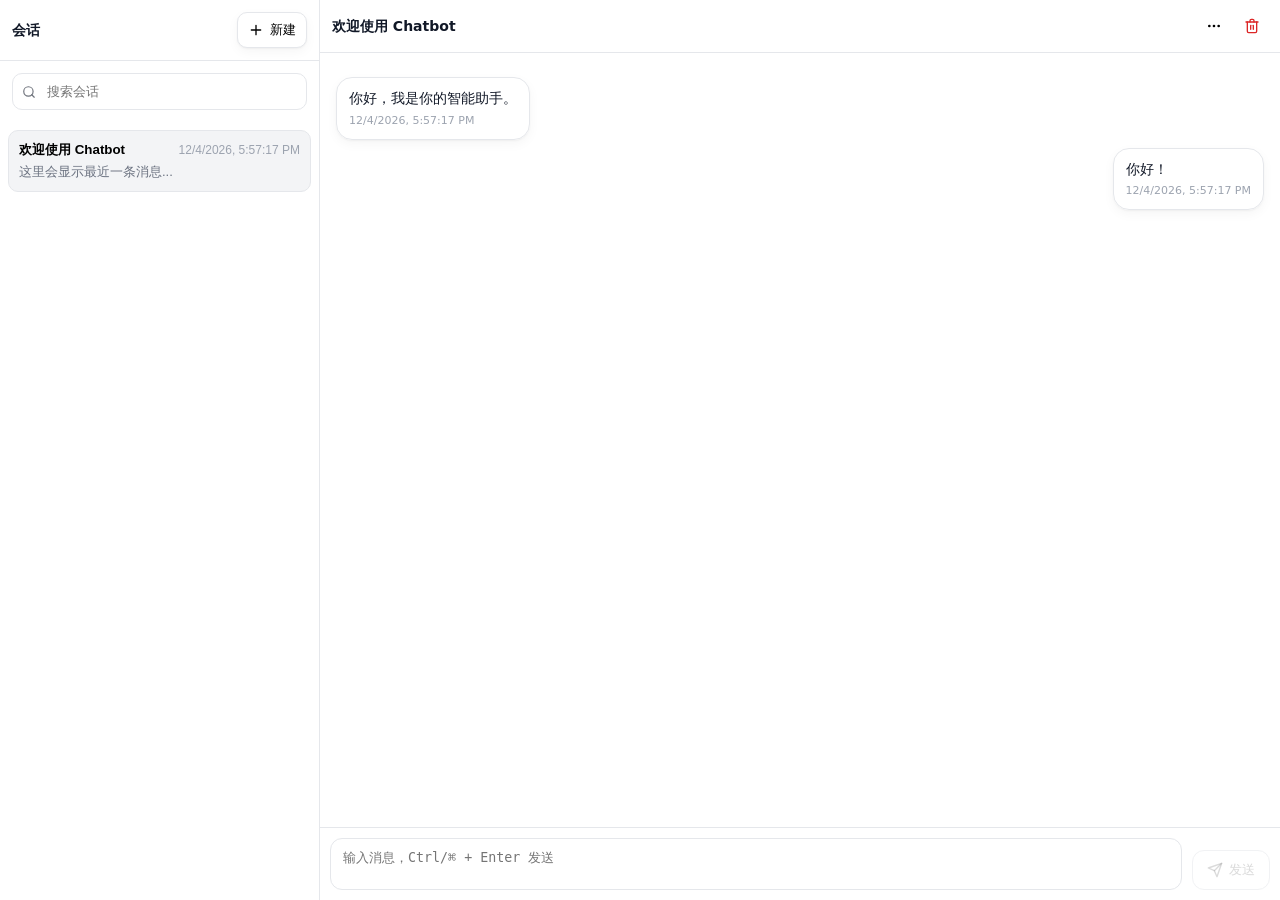
<file: index.html>
<!DOCTYPE html>
<html lang="zh-CN">
<head>
  <meta charset="utf-8" />
  <meta name="viewport" content="width=device-width, initial-scale=1" />
  <title>Chatbot · UI Demo</title>
  <link rel="stylesheet" href="style.css" />
</head>
<body>
  <div class="app">
    <!-- 左侧：聊天列表 -->
    <aside class="sidebar">
      <div class="s-top">
        <div class="s-title">会话</div>
        <div style="flex:1"></div>
        <button class="btn" id="newBtn" title="新建会话">
          <svg class="icon" viewBox="0 0 24 24" fill="none" stroke="currentColor" stroke-width="2" stroke-linecap="round" stroke-linejoin="round"><path d="M12 5v14M5 12h14" /></svg>
          新建
        </button>
      </div>
      <div class="s-search">
        <div class="search">
          <svg class="icon" viewBox="0 0 24 24" fill="none" stroke="currentColor" stroke-width="2" stroke-linecap="round" stroke-linejoin="round"><circle cx="11" cy="11" r="8"></circle><path d="m21 21-4.3-4.3"></path></svg>
          <input id="search" placeholder="搜索会话" />
        </div>
      </div>
      <div class="list" id="chatList"></div>
    </aside>

    <!-- 右侧：对话区 -->
    <main class="main">
      <div class="m-head">
        <div class="m-title" id="chatTitle">未选择会话</div>
        <div class="m-actions">
          <button class="icon-btn" title="更多">
            <svg class="icon" viewBox="0 0 24 24" fill="none" stroke="currentColor" stroke-width="2" stroke-linecap="round" stroke-linejoin="round"><circle cx="12" cy="12" r="1" /><circle cx="19" cy="12" r="1" /><circle cx="5" cy="12" r="1" /></svg>
          </button>
          <button class="icon-btn danger" id="delBtn" title="删除会话">
            <svg class="icon" viewBox="0 0 24 24" fill="none" stroke="currentColor" stroke-width="2" stroke-linecap="round" stroke-linejoin="round"><polyline points="3 6 5 6 21 6"></polyline><path d="M19 6v14a2 2 0 0 1-2 2H7a2 2 0 0 1-2-2V6"></path><path d="M10 11v6"></path><path d="M14 11v6"></path><path d="M9 6V4a2 2 0 0 1 2-2h2a2 2 0 0 1 2 2v2"></path></svg>
          </button>
        </div>
      </div>
      <div class="m-body" id="messageList">
        <div class="empty">在左侧选择一个会话，或点击“新建”开始聊天</div>
      </div>
      <div class="composer">
        <div class="composer-inner">
          <textarea id="draft" class="textarea" placeholder="输入消息，Ctrl/⌘ + Enter 发送"></textarea>
          <button id="sendBtn" class="send">
            <svg class="icon" viewBox="0 0 24 24" fill="none" stroke="currentColor" stroke-width="2" stroke-linecap="round" stroke-linejoin="round"><path d="m22 2-7 20-4-9-9-4Z" /><path d="M22 2 11 13" /></svg>
            发送
          </button>
        </div>
      </div>
    </main>
  </div>

  <script src="script.js"></script>
</body>
</html>
</file>
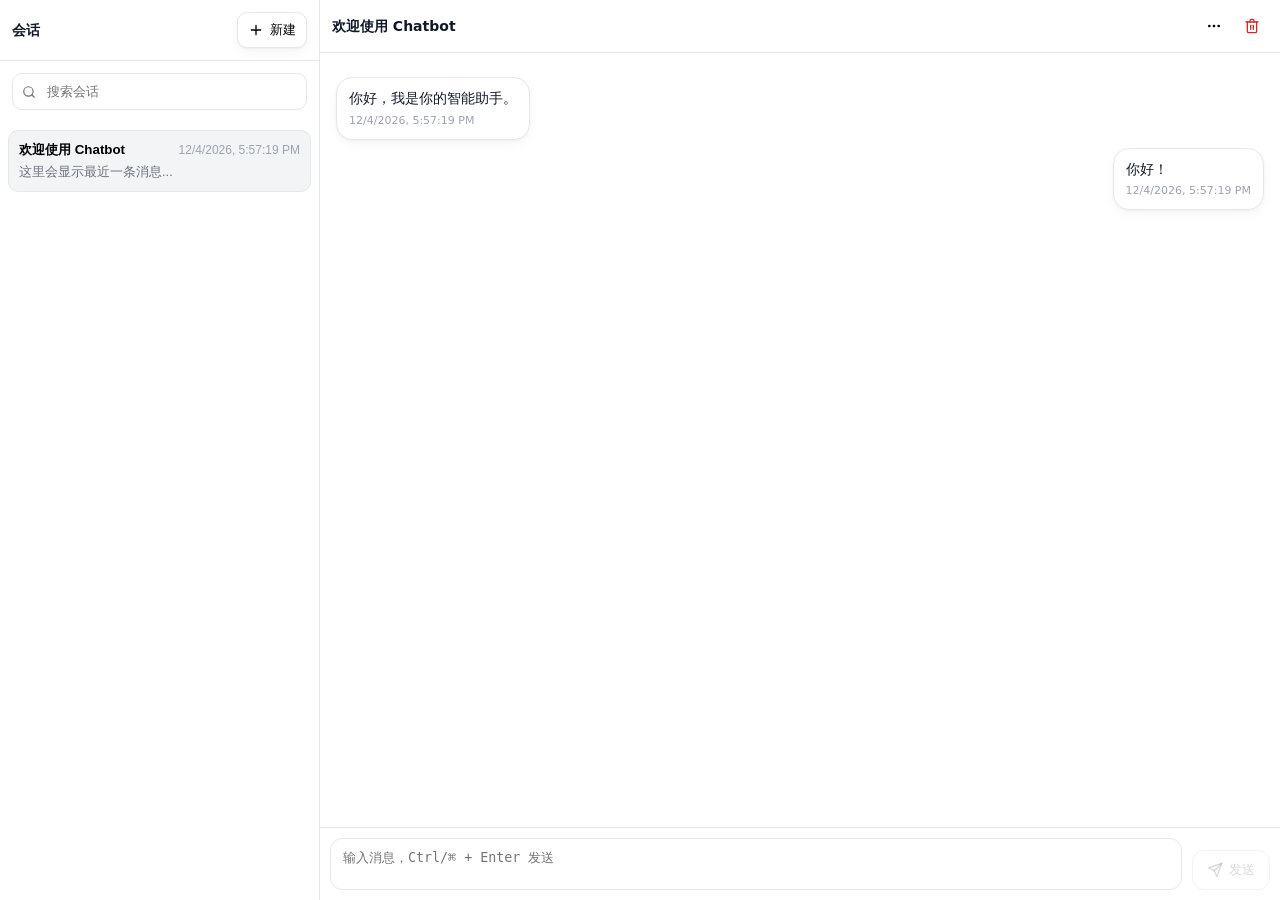
<file: chat.html>
<!DOCTYPE html>
<html lang="zh-CN">
<head>
  <meta charset="utf-8" />
  <meta name="viewport" content="width=device-width, initial-scale=1" />
  <title>Chatbot · UI Demo</title>
  <link rel="stylesheet" href="style.css" />
</head>
<body>
  <div class="app">
    <!-- 左侧：聊天列表 -->
    <aside class="sidebar">
      <div class="s-top">
        <div class="s-title">会话</div>
        <div style="flex:1"></div>
        <button class="btn" id="newBtn" title="新建会话">
          <svg class="icon" viewBox="0 0 24 24" fill="none" stroke="currentColor" stroke-width="2" stroke-linecap="round" stroke-linejoin="round"><path d="M12 5v14M5 12h14" /></svg>
          新建
        </button>
      </div>
      <div class="s-search">
        <div class="search">
          <svg class="icon" viewBox="0 0 24 24" fill="none" stroke="currentColor" stroke-width="2" stroke-linecap="round" stroke-linejoin="round"><circle cx="11" cy="11" r="8"></circle><path d="m21 21-4.3-4.3"></path></svg>
          <input id="search" placeholder="搜索会话" />
        </div>
      </div>
      <div class="list" id="chatList"></div>
    </aside>

    <!-- 右侧：对话区 -->
    <main class="main">
      <div class="m-head">
        <div class="m-title" id="chatTitle">未选择会话</div>
        <div class="m-actions">
          <button class="icon-btn" title="更多">
            <svg class="icon" viewBox="0 0 24 24" fill="none" stroke="currentColor" stroke-width="2" stroke-linecap="round" stroke-linejoin="round"><circle cx="12" cy="12" r="1" /><circle cx="19" cy="12" r="1" /><circle cx="5" cy="12" r="1" /></svg>
          </button>
          <button class="icon-btn danger" id="delBtn" title="删除会话">
            <svg class="icon" viewBox="0 0 24 24" fill="none" stroke="currentColor" stroke-width="2" stroke-linecap="round" stroke-linejoin="round"><polyline points="3 6 5 6 21 6"></polyline><path d="M19 6v14a2 2 0 0 1-2 2H7a2 2 0 0 1-2-2V6"></path><path d="M10 11v6"></path><path d="M14 11v6"></path><path d="M9 6V4a2 2 0 0 1 2-2h2a2 2 0 0 1 2 2v2"></path></svg>
          </button>
        </div>
      </div>
      <div class="m-body" id="messageList">
        <div class="empty">在左侧选择一个会话，或点击“新建”开始聊天</div>
      </div>
      <div class="composer">
        <div class="composer-inner">
          <textarea id="draft" class="textarea" placeholder="输入消息，Ctrl/⌘ + Enter 发送"></textarea>
          <button id="sendBtn" class="send" disabled>
            <svg class="icon" viewBox="0 0 24 24" fill="none" stroke="currentColor" stroke-width="2" stroke-linecap="round" stroke-linejoin="round"><path d="m22 2-7 20-4-9-9-4Z" /><path d="M22 2 11 13" /></svg>
            发送
          </button>
        </div>
      </div>
    </main>
  </div>

  <script src="script.js"></script>
</body>
</html>
</file>
<file: style.css>
:root {
  --bg: #ffffff;
  --panel: #ffffff;
  --border: #e5e7eb;
  --muted: #6b7280;
  --muted-2: #9ca3af;
  --text: #111827;
  --shadow: 0 1px 2px rgba(0, 0, 0, 0.04), 0 4px 12px rgba(0, 0, 0, 0.04);
  --radius: 14px;
  --radius-sm: 10px;
}
/* 统一控制所有内嵌 SVG 图标尺寸 */
.icon {
  width: 16px;
  height: 16px;
  display: inline-block;
  flex-shrink: 0;
  vertical-align: middle;
}

.send { position: relative; z-index: 1; }
.textarea { resize: none; }

/* 搜索框里的放大镜定位与大小 */
.search .icon {
  width: 14px;
  height: 14px;
  position: absolute;
  left: 10px;
  top: 50%;
  transform: translateY(-50%);
  opacity: 0.6;
  pointer-events: none;
}

* { box-sizing: border-box; }
html, body { height: 100%; margin: 0; }
body {
  font: 14px/1.45 system-ui, -apple-system, Segoe UI, Roboto, Helvetica, Arial, PingFang SC, "Microsoft Yahei", sans-serif;
  color: var(--text);
  background: var(--bg);
}

/* Layout */
.app { height: 100%; display: grid; grid-template-columns: 1fr; }
@media (min-width: 900px) {
  .app { grid-template-columns: 320px minmax(0, 1fr); }
}

/* Sidebar */
.sidebar { border-right: 1px solid var(--border); background: var(--panel); display: flex; flex-direction: column; min-height: 0; }
.s-top { display: flex; align-items: center; gap: 8px; padding: 12px; border-bottom: 1px solid var(--border); position: sticky; top: 0; background: var(--panel); z-index: 10; }
.s-title { font-weight: 700; }
.btn { display: inline-flex; align-items: center; gap: 6px; padding: 8px 10px; border: 1px solid var(--border); border-radius: 10px; background: #fff; cursor: pointer; box-shadow: var(--shadow); }
.btn:hover { background: #fafafa; }

.s-search { padding: 12px; }
.search { position: relative; }
.search input { width: 100%; padding: 10px 12px 10px 34px; border: 1px solid var(--border); border-radius: 10px; outline: none; }
.search .icon { position: absolute; left: 10px; top: 50%; transform: translateY(-50%); opacity: .6; }

.list { padding: 8px; overflow: auto; min-height: 0; }
.item { width: 100%; text-align: left; border: 1px solid transparent; background: transparent; border-radius: var(--radius-sm); padding: 10px; cursor: pointer; display: block; }
.item:hover { background: #f9fafb; }
.item.active { background: #f3f4f6; border-color: var(--border); }
.row { display: flex; gap: 8px; align-items: center; }
.row .time { margin-left: auto; font-size: 12px; color: var(--muted-2); }
.title { font-weight: 600; overflow: hidden; text-overflow: ellipsis; white-space: nowrap; }
.snippet { margin-top: 4px; font-size: 13px; color: var(--muted); overflow: hidden; text-overflow: ellipsis; white-space: nowrap; }

/* Main Chat */
.main { display: flex; flex-direction: column; min-height: 0; }
.m-head { position: sticky; top: 0; background: var(--panel); border-bottom: 1px solid var(--border); padding: 10px 12px; display: flex; align-items: center; gap: 8px; z-index: 10; }
.m-title { font-weight: 600; overflow: hidden; text-overflow: ellipsis; white-space: nowrap; }
.m-actions { margin-left: auto; display: flex; gap: 6px; }
.icon-btn { border: none; background: transparent; padding: 8px; border-radius: 10px; cursor: pointer; }
.icon-btn:hover { background: #f9fafb; }
.icon-btn.danger { color: #dc2626; }

.m-body { flex: 1; overflow: auto; padding: 16px; background: #fff; }
.msg { display: flex; margin: 8px 0; }
.msg.user { justify-content: flex-end; }
.msg.assistant { justify-content: flex-start; }
.bubble { max-width: 80%; border: 1px solid var(--border); border-radius: 16px; padding: 10px 12px; box-shadow: var(--shadow); }
.meta { margin-top: 4px; font-size: 11px; color: var(--muted-2); }

.composer { border-top: 1px solid var(--border); padding: 10px; background: var(--panel); }
.composer-inner { display: flex; gap: 10px; align-items: flex-end; }
.textarea { flex: 1; min-height: 44px; max-height: 160px; overflow: auto; padding: 10px 12px; border: 1px solid var(--border); border-radius: 12px; outline: none; }
.send { padding: 10px 14px; border: 1px solid var(--border); border-radius: 12px; background: #fff; cursor: pointer; display: inline-flex; align-items: center; gap: 6px; }
.send:disabled { opacity: .5; cursor: not-allowed; }

.empty { height: 100%; display: flex; align-items: center; justify-content: center; text-align: center; padding: 24px; color: var(--muted); }

/* Scrollbar */
::-webkit-scrollbar { width: 10px; height: 10px; }
::-webkit-scrollbar-thumb { background: #d1d5db; border-radius: 999px; border: 3px solid #fff; }
</file>
